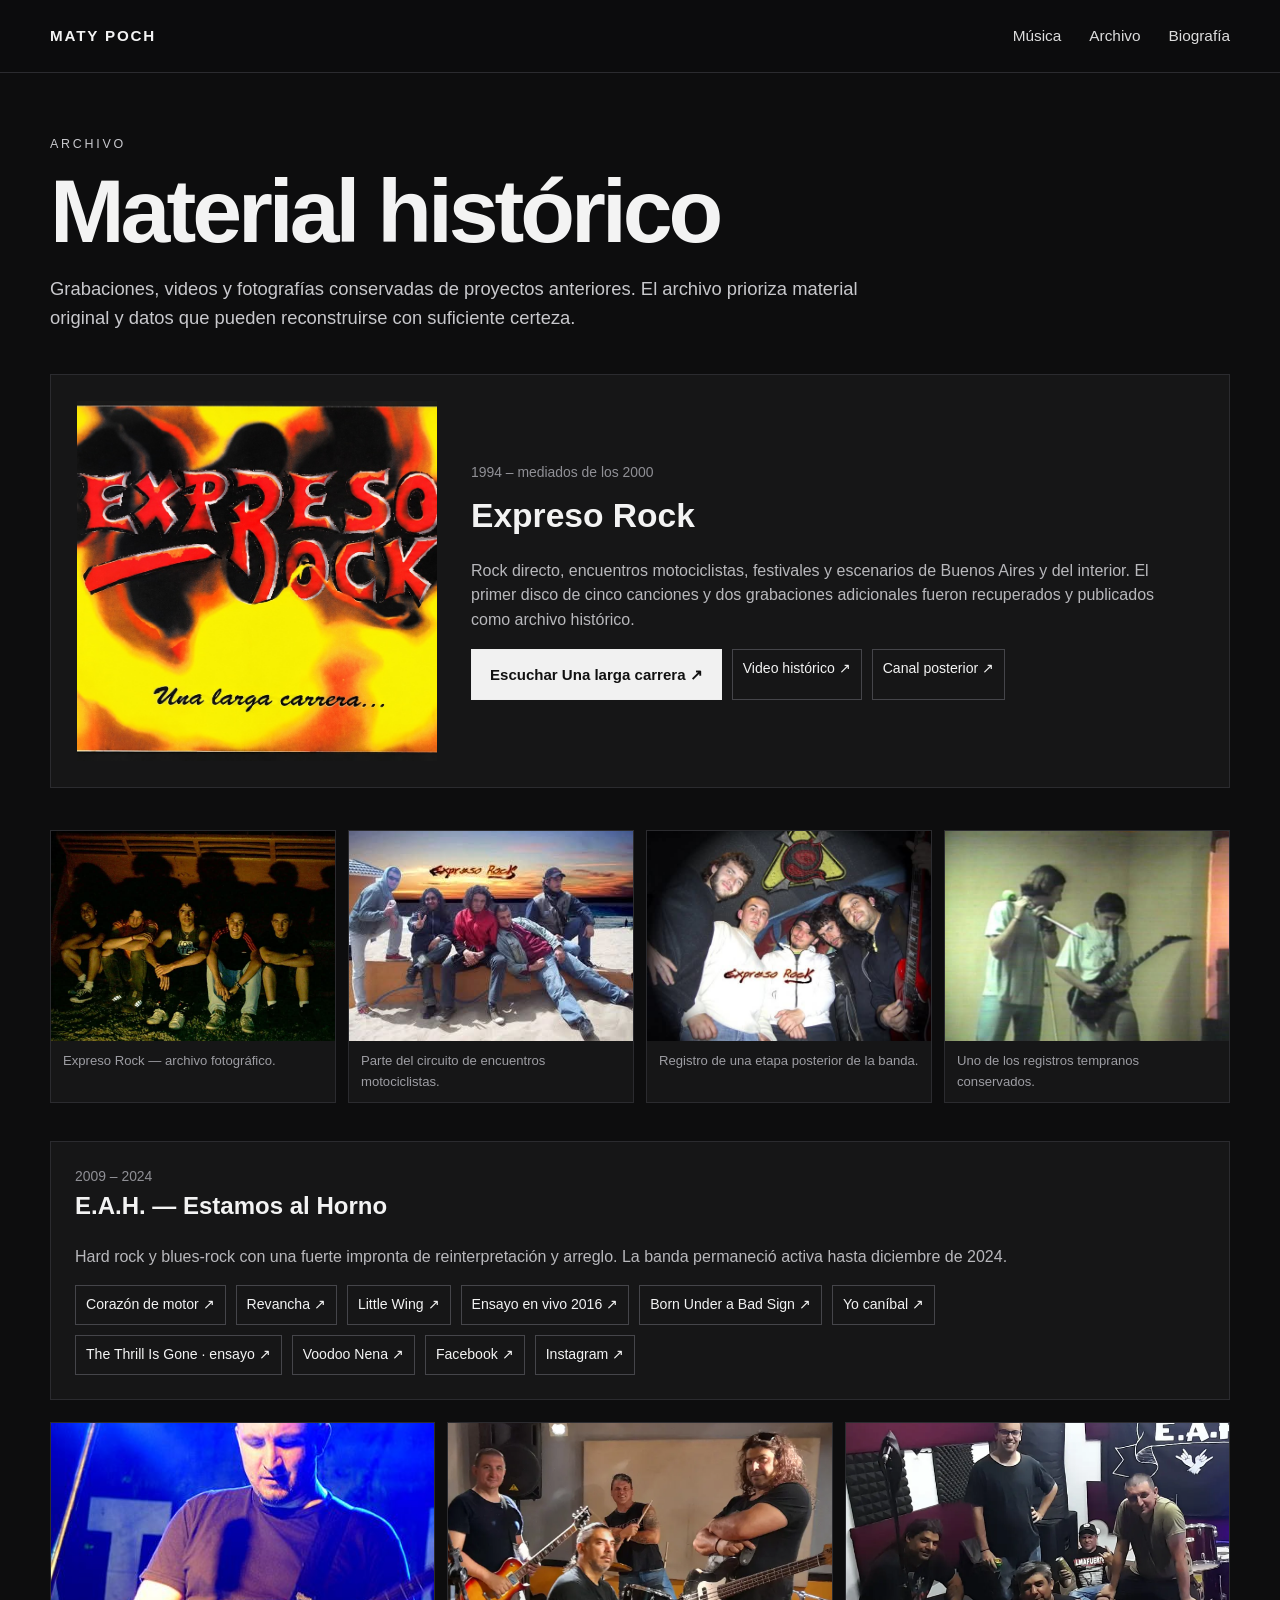
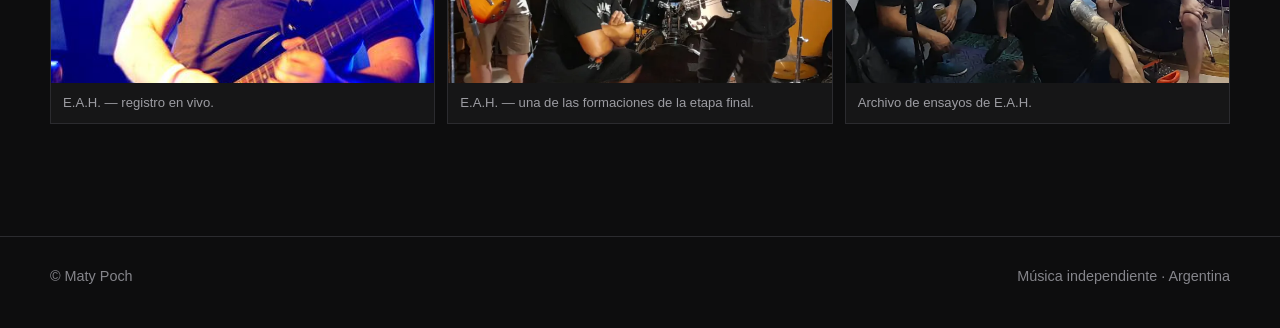
<file: archivo/index.html>
<!doctype html><html lang="es"><head><meta charset="utf-8"><meta name="viewport" content="width=device-width,initial-scale=1"><meta name="theme-color" content="#0d0d0e"><title>Archivo · Maty Poch</title><meta name="description" content="Archivo musical: Expreso Rock, E.A.H. y material histórico."><link rel="canonical" href="https://matypoch.com.ar/archivo/"><link rel="stylesheet" href="../styles.css"></head><body><header class="site-header"><div class="wrap nav"><a class="brand" href="../index.html">Maty Poch</a><nav class="navlinks"><a href="../musica/index.html">Música</a><a href="../archivo/index.html">Archivo</a><a href="../biografia/index.html">Biografía</a></nav></div></header><main class="section"><div class="wrap"><p class="eyebrow">Archivo</p><h1 class="page-title">Material histórico</h1><p class="intro">Grabaciones, videos y fotografías conservadas de proyectos anteriores. El archivo prioriza material original y datos que pueden reconstruirse con suficiente certeza.</p>
<section class="feature"><img src="../expreso-tapa.png" alt="Arte de Una larga carrera de Expreso Rock"><div><div class="meta">1994 – mediados de los 2000</div><h2>Expreso Rock</h2><p>Rock directo, encuentros motociclistas, festivales y escenarios de Buenos Aires y del interior. El primer disco de cinco canciones y dos grabaciones adicionales fueron recuperados y publicados como archivo histórico.</p><div class="linkrow"><a class="button primary" href="https://expresorock.bandcamp.com/album/una-larga-carrera" target="_blank">Escuchar Una larga carrera ↗</a><a class="smalllink" href="https://youtu.be/TsLEqDjpYIk" target="_blank">Video histórico ↗</a><a class="smalllink" href="https://www.youtube.com/@expresorock1" target="_blank">Canal posterior ↗</a></div></div></section>
<div class="photo-grid"><figure><img src="../expreso-banda.jpg" alt="Expreso Rock, fotografía de la banda"><figcaption>Expreso Rock — archivo fotográfico.</figcaption></figure><figure><img src="../expreso-motoencuentro.jpg" alt="Expreso Rock en un motoencuentro"><figcaption>Parte del circuito de encuentros motociclistas.</figcaption></figure><figure><img src="../expreso-ultimos-shows.jpg" alt="Expreso Rock en vivo"><figcaption>Registro de una etapa posterior de la banda.</figcaption></figure><figure><img src="../expreso-comienzo.jpg" alt="Registro temprano de Expreso Rock"><figcaption>Uno de los registros tempranos conservados.</figcaption></figure></div>
<section class="archive-item wide"><div class="meta">2009 – 2024</div><h2>E.A.H. — Estamos al Horno</h2><p>Hard rock y blues-rock con una fuerte impronta de reinterpretación y arreglo. La banda permaneció activa hasta diciembre de 2024.</p><div class="linkrow"><a class="smalllink" href="https://youtu.be/jEuskudx1Io" target="_blank">Corazón de motor ↗</a><a class="smalllink" href="https://youtu.be/YacTX5xEcxI" target="_blank">Revancha ↗</a><a class="smalllink" href="https://youtu.be/u-vsg70pvUo" target="_blank">Little Wing ↗</a><a class="smalllink" href="https://youtu.be/XtH9L9j1uWE" target="_blank">Ensayo en vivo 2016 ↗</a><a class="smalllink" href="https://youtu.be/pqURH3R_E9Y" target="_blank">Born Under a Bad Sign ↗</a><a class="smalllink" href="https://youtu.be/PiITSOhsXSQ" target="_blank">Yo caníbal ↗</a><a class="smalllink" href="https://youtu.be/rbiXlc9CPBk" target="_blank">The Thrill Is Gone · ensayo ↗</a><a class="smalllink" href="https://youtu.be/-3aOkDnPamk" target="_blank">Voodoo Nena ↗</a><a class="smalllink" href="https://www.facebook.com/estamos.alhorno.7" target="_blank">Facebook ↗</a><a class="smalllink" href="https://www.instagram.com/eahrock/" target="_blank">Instagram ↗</a></div></section>
<div class="photo-grid eah-photos"><figure><img src="../eah-vivo.jpg" alt="Maty Poch tocando guitarra en vivo con E.A.H."><figcaption>E.A.H. — registro en vivo.</figcaption></figure><figure><img src="../eah-banda.png" alt="E.A.H. reunidos en sala de ensayo"><figcaption>E.A.H. — una de las formaciones de la etapa final.</figcaption></figure><figure><img src="../eah-ensayo.png" alt="E.A.H. en una sala de ensayo"><figcaption>Archivo de ensayos de E.A.H.</figcaption></figure></div>
</div></main><footer class="footer"><div class="wrap"><span>© Maty Poch</span><span>Música independiente · Argentina</span></div></footer></body></html>
</file>
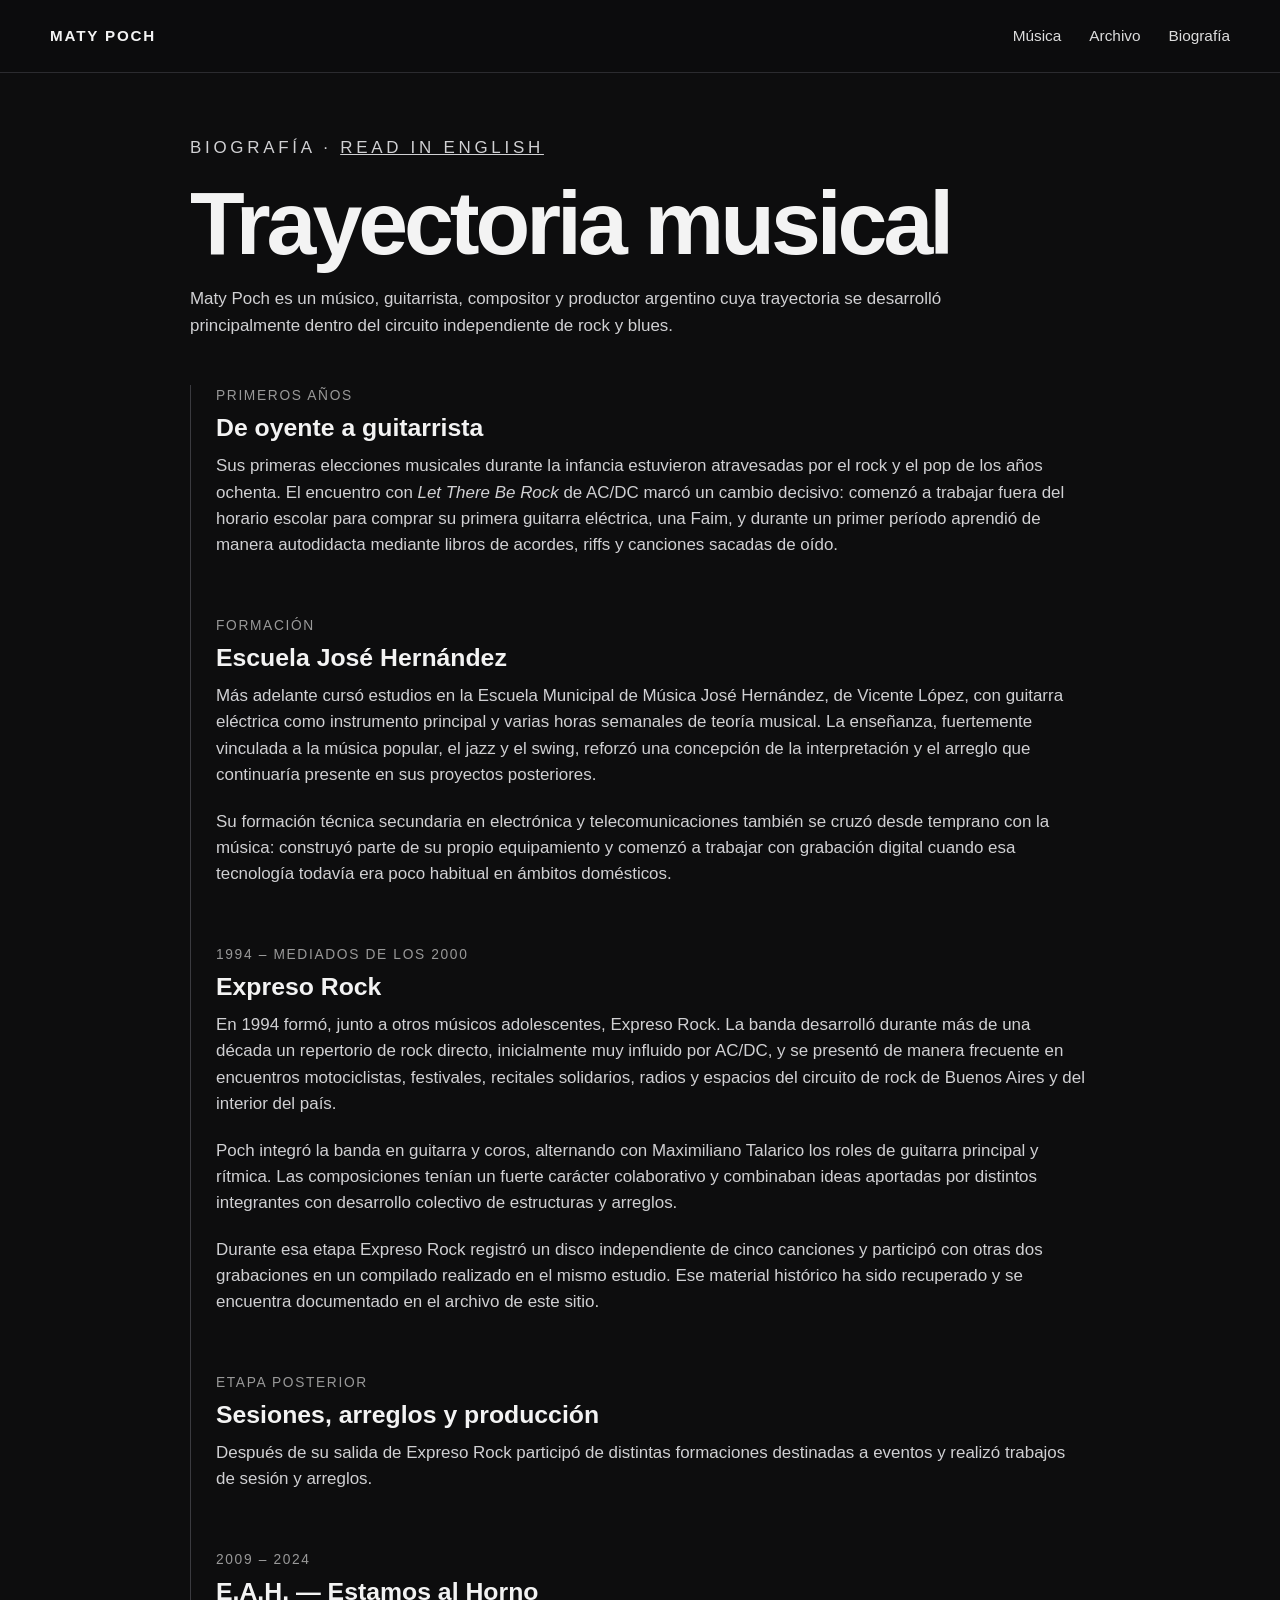
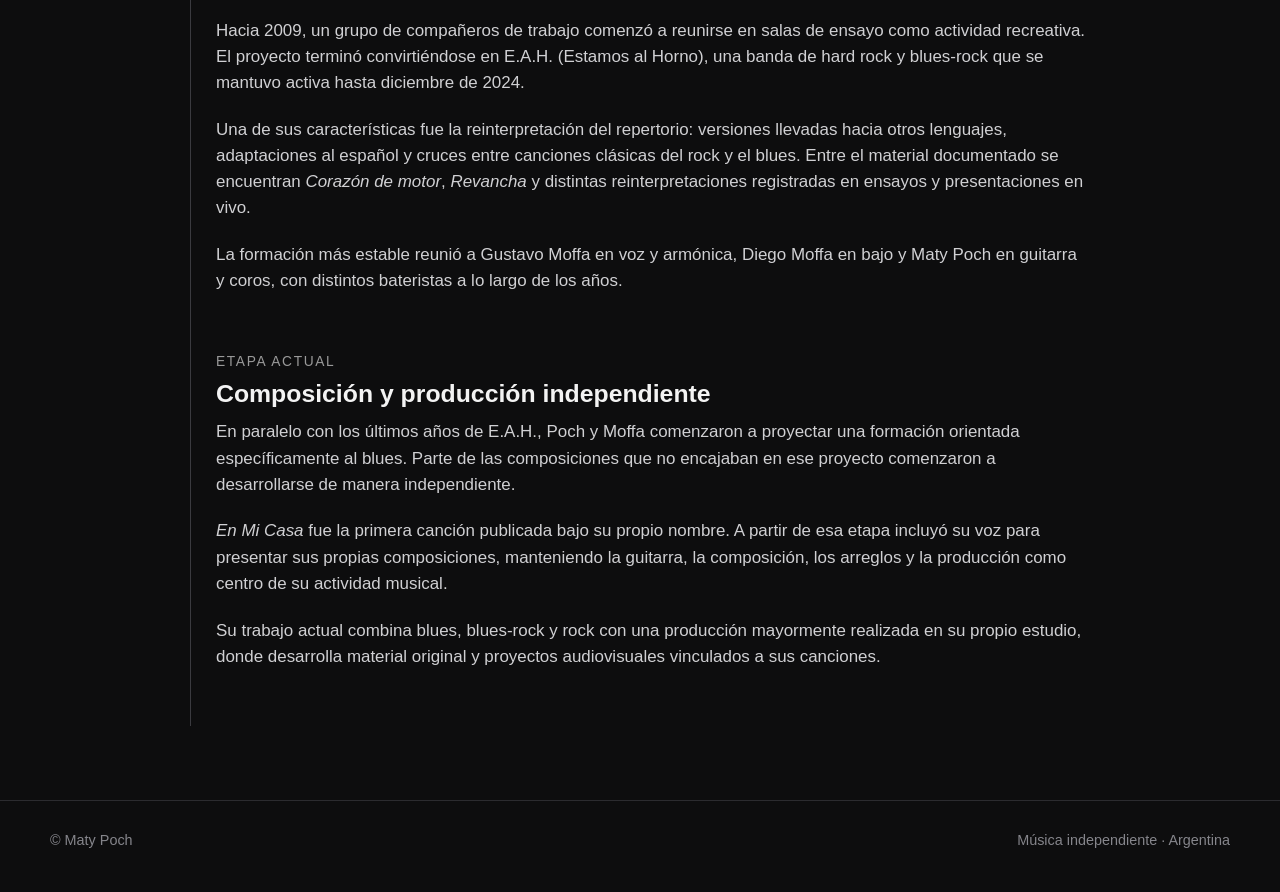
<file: biografia/index.html>
<!doctype html><html lang="es"><head><meta charset="utf-8"><meta name="viewport" content="width=device-width,initial-scale=1"><meta name="theme-color" content="#0d0d0e"><title>Biografía · Maty Poch</title><meta name="description" content="Biografía de Maty Poch: formación musical, Expreso Rock, E.A.H. y etapa como compositor y productor independiente."><link rel="canonical" href="https://matypoch.com.ar/biografia/"><link rel="stylesheet" href="../styles.css"><link rel="alternate" hreflang="es" href="https://matypoch.com.ar/biografia/"><link rel="alternate" hreflang="en" href="https://matypoch.com.ar/en/biography/"><link rel="alternate" hreflang="x-default" href="https://matypoch.com.ar/biografia/"></head><body><header class="site-header"><div class="wrap nav"><a class="brand" href="../index.html">Maty Poch</a><nav class="navlinks"><a href="../musica/index.html">Música</a><a href="../archivo/index.html">Archivo</a><a href="../biografia/index.html">Biografía</a></nav></div></header><main class="section"><div class="wrap bio"><p class="eyebrow">Biografía · <a href="/en/biography/" lang="en">Read in English</a></p><h1 class="page-title">Trayectoria musical</h1><p class="intro">Maty Poch es un músico, guitarrista, compositor y productor argentino cuya trayectoria se desarrolló principalmente dentro del circuito independiente de rock y blues.</p><div class="timeline">
<article><div class="date">Primeros años</div><h2>De oyente a guitarrista</h2><p>Sus primeras elecciones musicales durante la infancia estuvieron atravesadas por el rock y el pop de los años ochenta. El encuentro con <em>Let There Be Rock</em> de AC/DC marcó un cambio decisivo: comenzó a trabajar fuera del horario escolar para comprar su primera guitarra eléctrica, una Faim, y durante un primer período aprendió de manera autodidacta mediante libros de acordes, riffs y canciones sacadas de oído.</p></article>
<article><div class="date">Formación</div><h2>Escuela José Hernández</h2><p>Más adelante cursó estudios en la Escuela Municipal de Música José Hernández, de Vicente López, con guitarra eléctrica como instrumento principal y varias horas semanales de teoría musical. La enseñanza, fuertemente vinculada a la música popular, el jazz y el swing, reforzó una concepción de la interpretación y el arreglo que continuaría presente en sus proyectos posteriores.</p><p>Su formación técnica secundaria en electrónica y telecomunicaciones también se cruzó desde temprano con la música: construyó parte de su propio equipamiento y comenzó a trabajar con grabación digital cuando esa tecnología todavía era poco habitual en ámbitos domésticos.</p></article>
<article><div class="date">1994 – mediados de los 2000</div><h2>Expreso Rock</h2><p>En 1994 formó, junto a otros músicos adolescentes, Expreso Rock. La banda desarrolló durante más de una década un repertorio de rock directo, inicialmente muy influido por AC/DC, y se presentó de manera frecuente en encuentros motociclistas, festivales, recitales solidarios, radios y espacios del circuito de rock de Buenos Aires y del interior del país.</p><p>Poch integró la banda en guitarra y coros, alternando con Maximiliano Talarico los roles de guitarra principal y rítmica. Las composiciones tenían un fuerte carácter colaborativo y combinaban ideas aportadas por distintos integrantes con desarrollo colectivo de estructuras y arreglos.</p><p>Durante esa etapa Expreso Rock registró un disco independiente de cinco canciones y participó con otras dos grabaciones en un compilado realizado en el mismo estudio. Ese material histórico ha sido recuperado y se encuentra documentado en el archivo de este sitio.</p></article>
<article><div class="date">Etapa posterior</div><h2>Sesiones, arreglos y producción</h2><p>Después de su salida de Expreso Rock participó de distintas formaciones destinadas a eventos y realizó trabajos de sesión y arreglos.</p></article>
<article><div class="date">2009 – 2024</div><h2>E.A.H. — Estamos al Horno</h2><p>Hacia 2009, un grupo de compañeros de trabajo comenzó a reunirse en salas de ensayo como actividad recreativa. El proyecto terminó convirtiéndose en E.A.H. (Estamos al Horno), una banda de hard rock y blues-rock que se mantuvo activa hasta diciembre de 2024.</p><p>Una de sus características fue la reinterpretación del repertorio: versiones llevadas hacia otros lenguajes, adaptaciones al español y cruces entre canciones clásicas del rock y el blues. Entre el material documentado se encuentran <em>Corazón de motor</em>, <em>Revancha</em> y distintas reinterpretaciones registradas en ensayos y presentaciones en vivo.</p><p>La formación más estable reunió a Gustavo Moffa en voz y armónica, Diego Moffa en bajo y Maty Poch en guitarra y coros, con distintos bateristas a lo largo de los años.</p></article>
<article><div class="date">Etapa actual</div><h2>Composición y producción independiente</h2><p>En paralelo con los últimos años de E.A.H., Poch y Moffa comenzaron a proyectar una formación orientada específicamente al blues. Parte de las composiciones que no encajaban en ese proyecto comenzaron a desarrollarse de manera independiente.</p><p><em>En Mi Casa</em> fue la primera canción publicada bajo su propio nombre. A partir de esa etapa incluyó su voz para presentar sus propias composiciones, manteniendo la guitarra, la composición, los arreglos y la producción como centro de su actividad musical.</p><p>Su trabajo actual combina blues, blues-rock y rock con una producción mayormente realizada en su propio estudio, donde desarrolla material original y proyectos audiovisuales vinculados a sus canciones.</p></article>
</div></div></main><footer class="footer"><div class="wrap"><span>© Maty Poch</span><span>Música independiente · Argentina</span></div></footer></body></html>
</file>
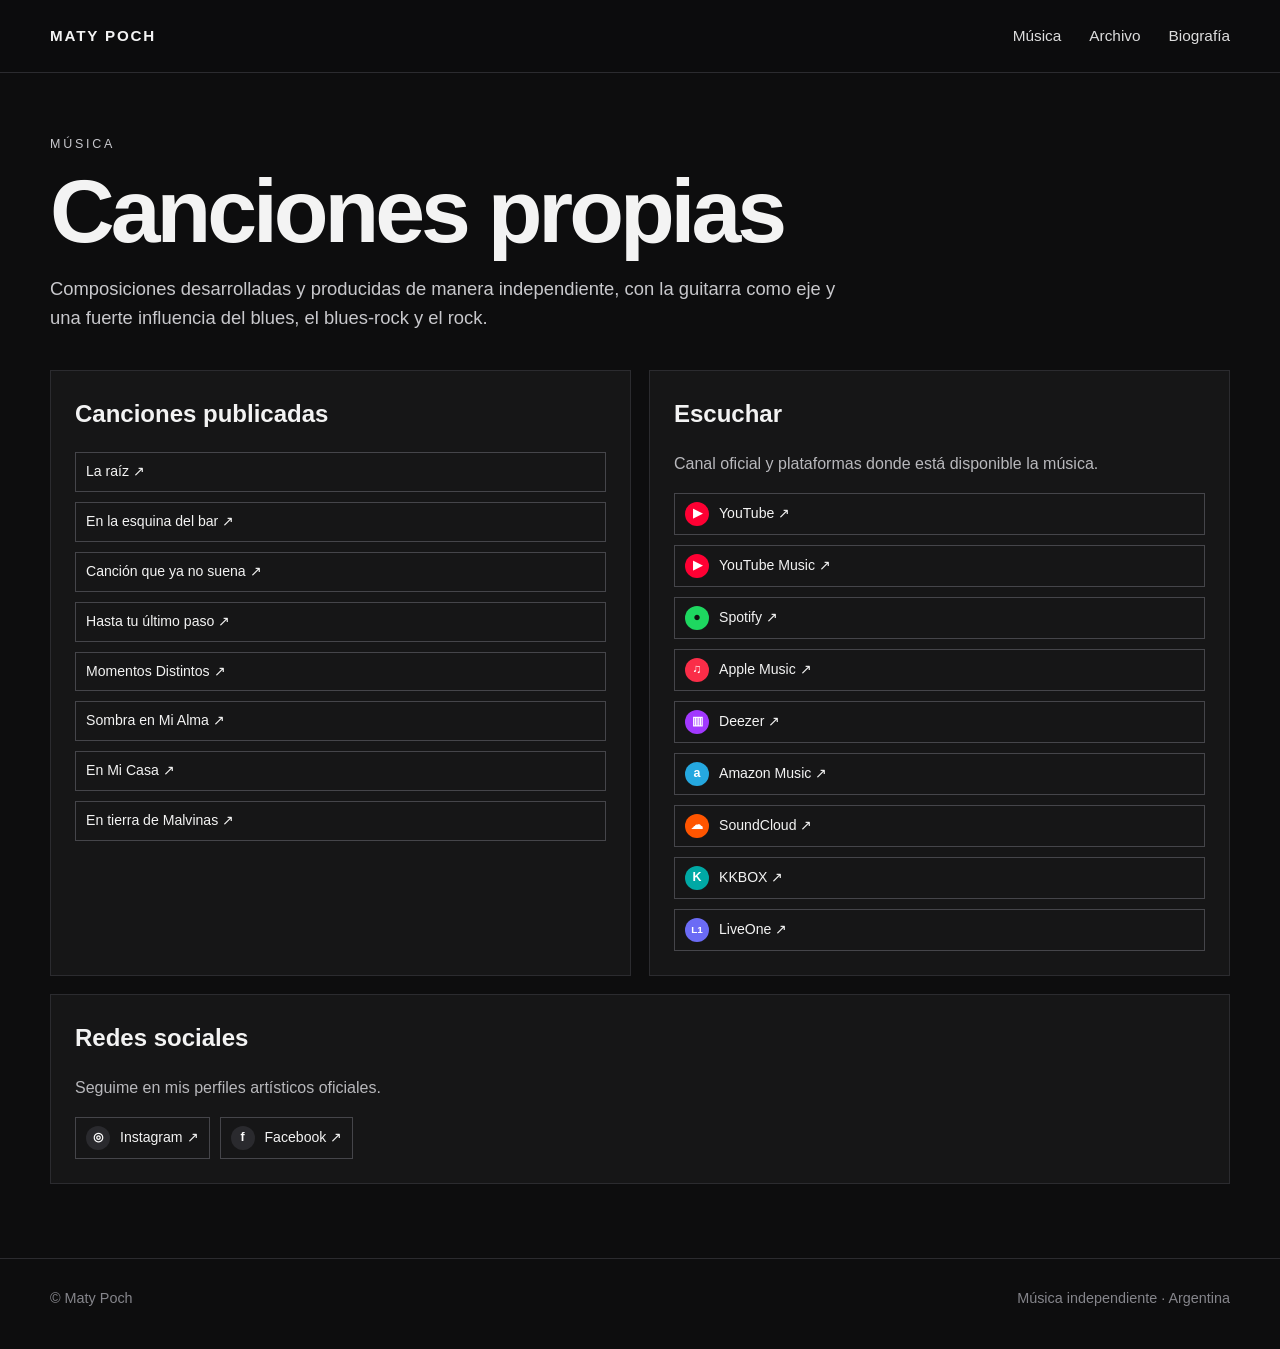
<file: musica/index.html>
<!doctype html><html lang="es"><head><meta charset="utf-8"><meta name="viewport" content="width=device-width,initial-scale=1"><meta name="theme-color" content="#0d0d0e"><title>Música · Maty Poch</title><meta name="description" content="Canciones y plataformas oficiales de Maty Poch."><link rel="canonical" href="https://matypoch.com.ar/musica/"><link rel="stylesheet" href="../styles.css"></head><body><header class="site-header"><div class="wrap nav"><a class="brand" href="../index.html">Maty Poch</a><nav class="navlinks"><a href="../musica/index.html">Música</a><a href="../archivo/index.html">Archivo</a><a href="../biografia/index.html">Biografía</a></nav></div></header><main class="section"><div class="wrap"><p class="eyebrow">Música</p><h1 class="page-title">Canciones propias</h1><p class="intro">Composiciones desarrolladas y producidas de manera independiente, con la guitarra como eje y una fuerte influencia del blues, el blues-rock y el rock.</p><div class="archive-grid">
<article class="archive-item"><h2>Canciones publicadas</h2><div class="linkrow vertical"><a class="smalllink" href="https://youtu.be/WeuRoBOZ0NE" target="_blank" rel="noopener noreferrer">La raíz ↗</a><a class="smalllink" href="https://youtu.be/RsvAOUicRBo" target="_blank" rel="noopener noreferrer">En la esquina del bar ↗</a><a class="smalllink" href="https://youtu.be/Fhj4elslx44" target="_blank">Canción que ya no suena ↗</a><a class="smalllink" href="https://youtu.be/Nd9X3Hk48IQ" target="_blank">Hasta tu último paso ↗</a><a class="smalllink" href="https://youtu.be/3MO5z1N9K6s" target="_blank">Momentos Distintos ↗</a><a class="smalllink" href="https://youtu.be/cCA8I30DlWE" target="_blank">Sombra en Mi Alma ↗</a><a class="smalllink" href="https://youtu.be/kCdty54ZmPg" target="_blank">En Mi Casa ↗</a><a class="smalllink" href="https://youtu.be/EH4ZbAUEua0" target="_blank">En tierra de Malvinas ↗</a></div></article>
<article class="archive-item"><h2>Escuchar</h2><p>Canal oficial y plataformas donde está disponible la música.</p><div class="linkrow vertical"><a class="smalllink" href="https://www.youtube.com/@matypoch" target="_blank"><span class="platform-icon youtube" aria-hidden="true">▶</span>YouTube ↗</a><a class="smalllink" href="https://music.youtube.com/channel/UCqhiTCo7MWRJkarI9_ISCfg" target="_blank"><span class="platform-icon youtube-music" aria-hidden="true">▶</span>YouTube Music ↗</a><a class="smalllink" href="https://open.spotify.com/intl-es/artist/7jvfDjQtH74jvSe2DJg7ZQ" target="_blank"><span class="platform-icon spotify" aria-hidden="true">●</span>Spotify ↗</a><a class="smalllink" href="https://music.apple.com/es/album/en-mi-casa-home-studio-single/6809909268" target="_blank"><span class="platform-icon apple" aria-hidden="true">♫</span>Apple Music ↗</a><a class="smalllink" href="https://link.deezer.com/s/34m5P6j1N5eO4otSQpl7B" target="_blank"><span class="platform-icon deezer" aria-hidden="true">▥</span>Deezer ↗</a><a class="smalllink" href="https://music.amazon.es/artists/B0HHFV9V53/maty-poch" target="_blank"><span class="platform-icon amazon" aria-hidden="true">a</span>Amazon Music ↗</a><a class="smalllink" href="https://soundcloud.com/matypoch" target="_blank"><span class="platform-icon soundcloud" aria-hidden="true">☁</span>SoundCloud ↗</a><a class="smalllink" href="https://www.kkbox.com/tw/tc/artist/WlSj1FU5c-7cTyCw1G" target="_blank"><span class="platform-icon kkbox" aria-hidden="true">K</span>KKBOX ↗</a><a class="smalllink" href="https://www.liveone.com/artist/maty-poch/16884451" target="_blank"><span class="platform-icon liveone" aria-hidden="true">L1</span>LiveOne ↗</a></div></article>
</div><article class="archive-item wide"><h2>Redes sociales</h2><p>Seguime en mis perfiles artísticos oficiales.</p><div class="linkrow"><a class="smalllink" href="https://www.instagram.com/maty_poch/" target="_blank" rel="noopener noreferrer"><span class="platform-icon" aria-hidden="true">◎</span>Instagram ↗</a><a class="smalllink" href="https://www.facebook.com/profile.php?id=61596567896940" target="_blank" rel="noopener noreferrer"><span class="platform-icon" aria-hidden="true">f</span>Facebook ↗</a></div></article></div></main><footer class="footer"><div class="wrap"><span>© Maty Poch</span><span>Música independiente · Argentina</span></div></footer></body></html>
</file>
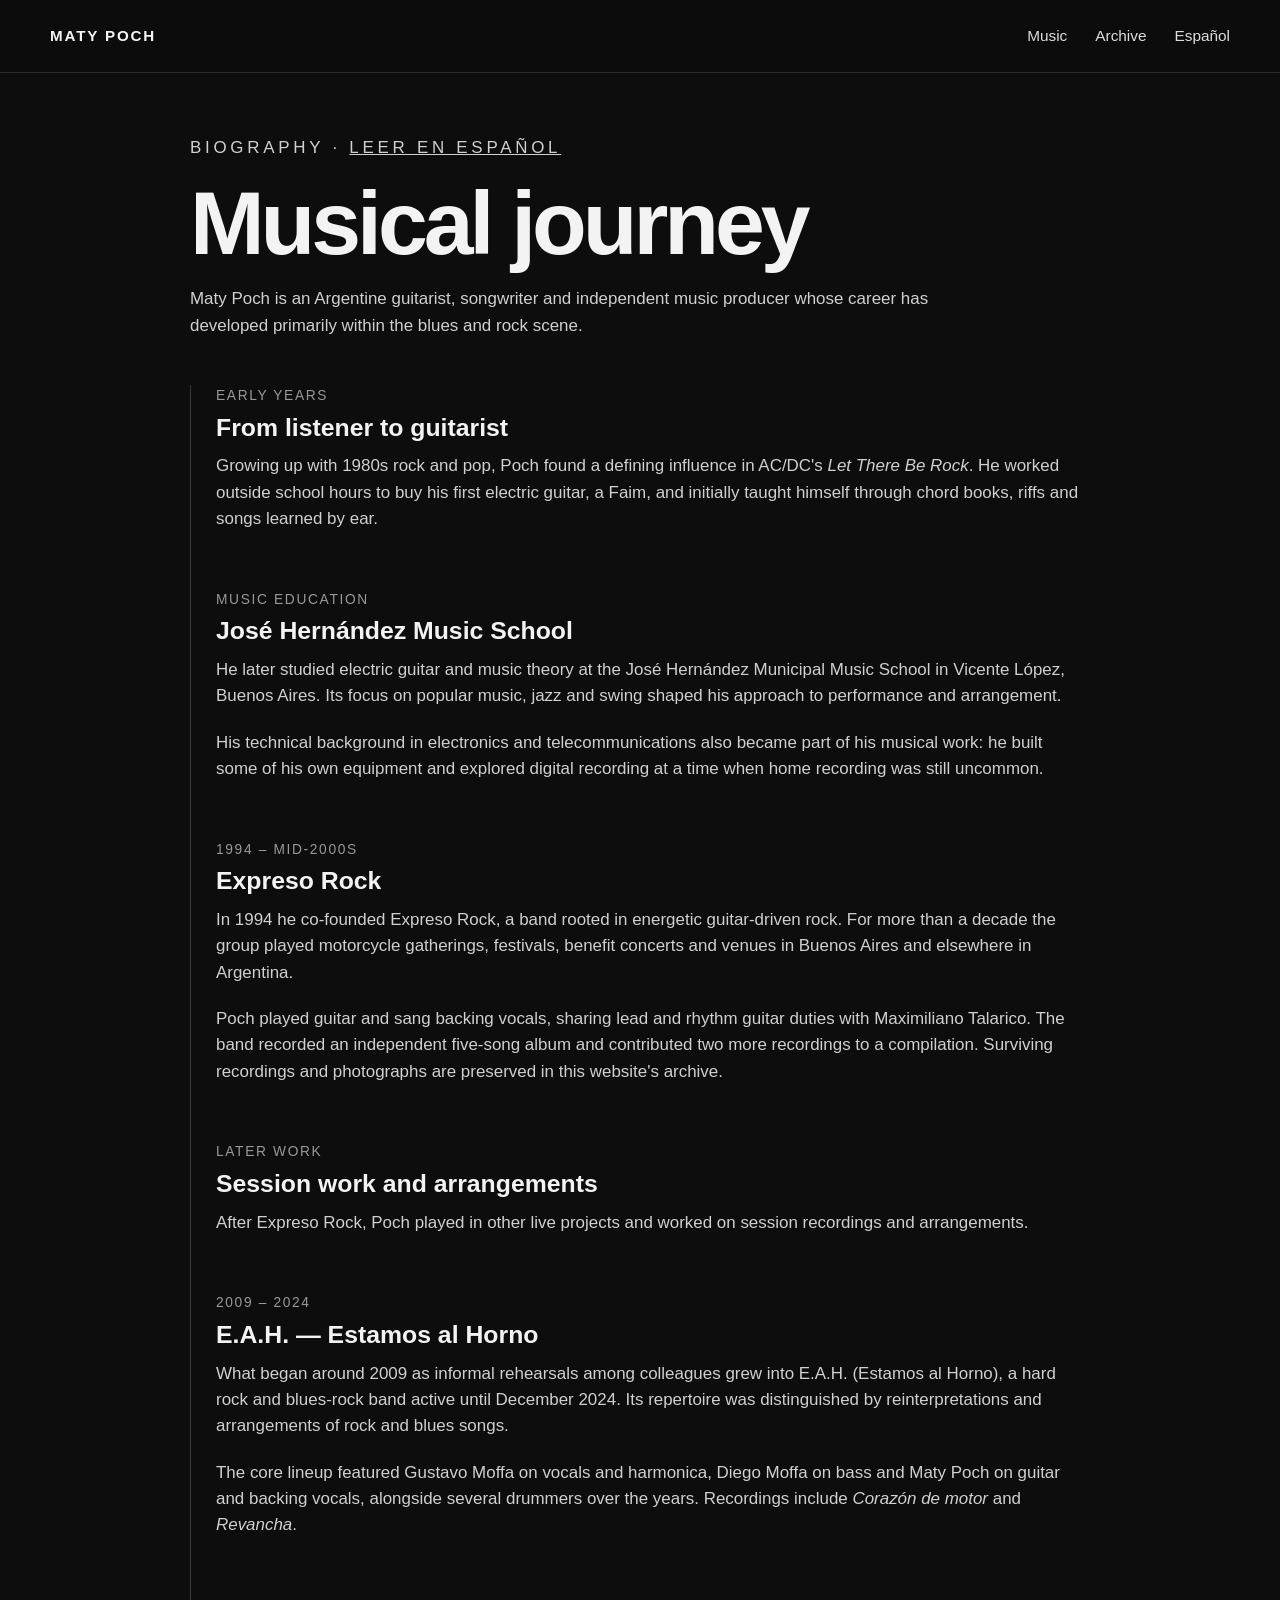
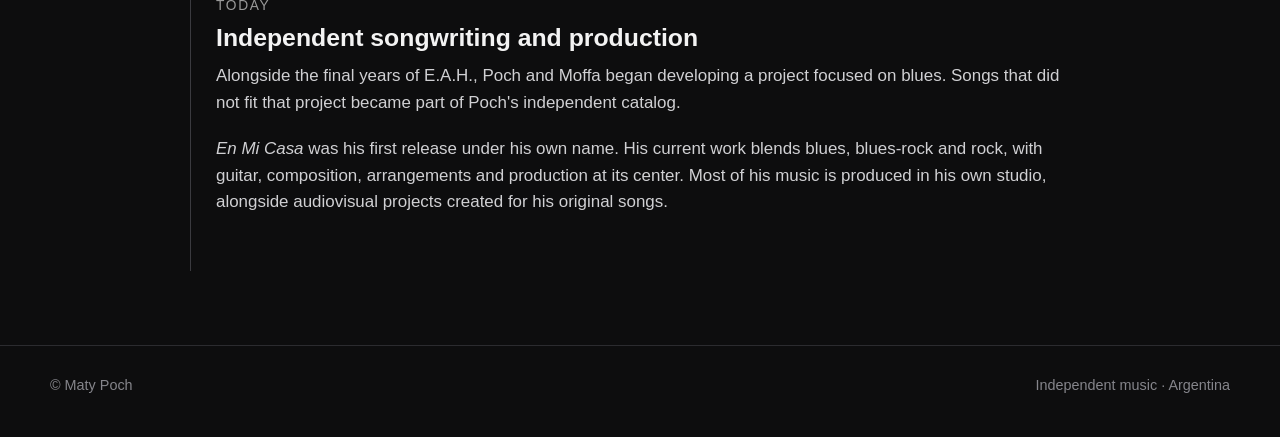
<file: en/biography/index.html>
<!doctype html><html lang="en"><head><meta charset="utf-8"><meta name="viewport" content="width=device-width,initial-scale=1"><meta name="theme-color" content="#0d0d0e"><title>Biography | Maty Poch — Argentine Blues Rock Musician</title><meta name="description" content="Discover Maty Poch, an Argentine guitarist, songwriter and independent music producer. His journey through Expreso Rock, E.A.H. and original blues-rock music."><link rel="canonical" href="https://matypoch.com.ar/en/biography/"><link rel="alternate" hreflang="en" href="https://matypoch.com.ar/en/biography/"><link rel="alternate" hreflang="es" href="https://matypoch.com.ar/biografia/"><link rel="alternate" hreflang="x-default" href="https://matypoch.com.ar/biografia/"><link rel="stylesheet" href="/styles.css"></head><body><header class="site-header"><div class="wrap nav"><a class="brand" href="/">Maty Poch</a><nav class="navlinks"><a href="/musica/">Music</a><a href="/archivo/">Archive</a><a href="/biografia/">Español</a></nav></div></header><main class="section"><div class="wrap bio"><p class="eyebrow">Biography · <a href="/biografia/" lang="es">Leer en español</a></p><h1 class="page-title">Musical journey</h1><p class="intro">Maty Poch is an Argentine guitarist, songwriter and independent music producer whose career has developed primarily within the blues and rock scene.</p><div class="timeline"><article><div class="date">Early years</div><h2>From listener to guitarist</h2><p>Growing up with 1980s rock and pop, Poch found a defining influence in AC/DC's <em>Let There Be Rock</em>. He worked outside school hours to buy his first electric guitar, a Faim, and initially taught himself through chord books, riffs and songs learned by ear.</p></article><article><div class="date">Music education</div><h2>José Hernández Music School</h2><p>He later studied electric guitar and music theory at the José Hernández Municipal Music School in Vicente López, Buenos Aires. Its focus on popular music, jazz and swing shaped his approach to performance and arrangement.</p><p>His technical background in electronics and telecommunications also became part of his musical work: he built some of his own equipment and explored digital recording at a time when home recording was still uncommon.</p></article><article><div class="date">1994 – mid-2000s</div><h2>Expreso Rock</h2><p>In 1994 he co-founded Expreso Rock, a band rooted in energetic guitar-driven rock. For more than a decade the group played motorcycle gatherings, festivals, benefit concerts and venues in Buenos Aires and elsewhere in Argentina.</p><p>Poch played guitar and sang backing vocals, sharing lead and rhythm guitar duties with Maximiliano Talarico. The band recorded an independent five-song album and contributed two more recordings to a compilation. Surviving recordings and photographs are preserved in this website's archive.</p></article><article><div class="date">Later work</div><h2>Session work and arrangements</h2><p>After Expreso Rock, Poch played in other live projects and worked on session recordings and arrangements.</p></article><article><div class="date">2009 – 2024</div><h2>E.A.H. — Estamos al Horno</h2><p>What began around 2009 as informal rehearsals among colleagues grew into E.A.H. (Estamos al Horno), a hard rock and blues-rock band active until December 2024. Its repertoire was distinguished by reinterpretations and arrangements of rock and blues songs.</p><p>The core lineup featured Gustavo Moffa on vocals and harmonica, Diego Moffa on bass and Maty Poch on guitar and backing vocals, alongside several drummers over the years. Recordings include <em>Corazón de motor</em> and <em>Revancha</em>.</p></article><article><div class="date">Today</div><h2>Independent songwriting and production</h2><p>Alongside the final years of E.A.H., Poch and Moffa began developing a project focused on blues. Songs that did not fit that project became part of Poch's independent catalog.</p><p><em>En Mi Casa</em> was his first release under his own name. His current work blends blues, blues-rock and rock, with guitar, composition, arrangements and production at its center. Most of his music is produced in his own studio, alongside audiovisual projects created for his original songs.</p></article></div></div></main><footer class="footer"><div class="wrap"><span>© Maty Poch</span><span>Independent music · Argentina</span></div></footer></body></html>
</file>
<file: styles.css>
:root{
  --bg:#0d0d0e;--panel:#161617;--text:#f3f3f3;--muted:#b8b8bc;
  --line:#2b2b2f;--max:1180px;
}
*{box-sizing:border-box}
html{scroll-behavior:smooth}
body{margin:0;background:var(--bg);color:var(--text);font-family:Arial,Helvetica,sans-serif;line-height:1.55}
a{color:inherit}
.wrap{width:min(calc(100% - 40px),var(--max));margin:0 auto}
.site-header{position:sticky;top:0;z-index:10;background:rgba(13,13,14,.96);border-bottom:1px solid var(--line);backdrop-filter:blur(10px)}
.nav{min-height:72px;display:flex;align-items:center;justify-content:space-between;gap:24px}
.brand{font-weight:800;letter-spacing:.12em;text-transform:uppercase;text-decoration:none;font-size:.95rem}
.navlinks{display:flex;gap:28px;align-items:center}
.navlinks a{color:#ddd;text-decoration:none;font-size:.96rem}
.navlinks a:hover{color:#fff}
.hero{padding:86px 0 72px}
.eyebrow{text-transform:uppercase;letter-spacing:.22em;color:#c8c8cd;font-size:.78rem;margin:0 0 16px}
h1{font-size:clamp(3.8rem,9vw,7.3rem);line-height:.92;margin:.05em 0 .22em;letter-spacing:-.055em}
.hero p.lead{max-width:760px;color:#c9c9cd;font-size:clamp(1.2rem,2.2vw,1.55rem);margin:0 0 28px}
.actions{display:flex;gap:12px;flex-wrap:wrap}
.button{display:inline-block;text-decoration:none;padding:13px 18px;border:1px solid #eee;font-weight:700;font-size:.94rem}
.button.primary{background:#f1f1f1;color:#111}
.grid{display:grid;grid-template-columns:repeat(3,1fr);gap:16px;padding:28px 0 76px}
.card{border:1px solid var(--line);background:var(--panel);padding:28px 24px;min-height:190px}
.card h2,.card h3{margin-top:0}
.card p{color:var(--muted)}
.card a{text-decoration:none;border-bottom:1px solid #8e8e93;padding-bottom:2px}
.section{padding:62px 0 74px}
.page-title{font-size:clamp(2.8rem,7vw,5.6rem);margin:.1em 0 .25em;letter-spacing:-.045em}
.intro{max-width:820px;color:#c8c8cc;font-size:1.15rem}
.timeline{margin-top:46px;border-left:1px solid #3a3a3f;padding-left:25px}
.timeline article{padding:0 0 36px}
.timeline h2{margin:.1em 0 .25em;font-size:1.55rem}
.timeline .date{color:#999;font-size:.86rem;text-transform:uppercase;letter-spacing:.12em}
.timeline p{max-width:870px;color:#c5c5c9}
.archive-grid{display:grid;grid-template-columns:repeat(2,1fr);gap:18px;margin-top:38px}
.archive-item{background:var(--panel);border:1px solid var(--line);padding:24px}
.archive-item h2{margin-top:0}
.archive-item p{color:var(--muted)}
.meta{font-size:.87rem;color:#909096}
.linkrow{display:flex;flex-wrap:wrap;gap:10px;margin-top:14px}
.smalllink{display:inline-block;padding:8px 10px;border:1px solid #45454a;text-decoration:none;font-size:.88rem}
.smalllink:hover{border-color:#aaa}
.bio{max-width:900px}
.bio p{color:#d0d0d3;font-size:1.06rem;margin:0 0 1.2em}
.note{border-left:3px solid #777;padding:12px 16px;color:#bdbdc2;background:#141416}
.footer{border-top:1px solid var(--line);padding:28px 0 40px;color:#85858b;font-size:.9rem}
.footer .wrap{display:flex;justify-content:space-between;gap:18px;flex-wrap:wrap}
@media (max-width:800px){
  .nav{height:auto;padding:18px 0;align-items:flex-start}
  .navlinks{gap:14px;flex-wrap:wrap;justify-content:flex-end}
  .hero{padding:64px 0 46px}
  .grid,.archive-grid{grid-template-columns:1fr}
  .card{min-height:0}
}
.vertical{flex-direction:column;align-items:stretch}.vertical .smalllink{width:100%}.feature{display:grid;grid-template-columns:minmax(240px,360px) 1fr;gap:34px;align-items:center;margin:42px 0;padding:26px;background:var(--panel);border:1px solid var(--line)}.feature img{width:100%;display:block;aspect-ratio:1;object-fit:cover}.feature h2{font-size:2.1rem;margin:.2em 0}.feature p{color:var(--muted);max-width:700px}.photo-grid{display:grid;grid-template-columns:repeat(4,1fr);gap:12px;margin:22px 0 38px}.photo-grid figure{margin:0;background:var(--panel);border:1px solid var(--line)}.photo-grid img{display:block;width:100%;height:210px;object-fit:cover}.photo-grid figcaption{padding:10px 12px;color:#9d9da3;font-size:.82rem}.archive-item.wide{margin-top:18px}.archive-item.wide .linkrow{max-width:1000px}@media(max-width:800px){.feature{grid-template-columns:1fr}.photo-grid{grid-template-columns:1fr 1fr}.photo-grid img{height:190px}}@media(max-width:480px){.photo-grid{grid-template-columns:1fr}}

.platform-icon{width:24px;height:24px;display:inline-flex;align-items:center;justify-content:center;flex:0 0 24px;margin-right:10px;border-radius:50%;font-size:.78rem;font-weight:800;background:#2a2a2e;color:#fff;vertical-align:middle}.vertical .smalllink{display:flex;align-items:center}.platform-icon.youtube,.platform-icon.youtube-music{background:#ff0033}.platform-icon.spotify{background:#1ed760;color:#101010}.platform-icon.apple{background:#fa2d48}.platform-icon.deezer{background:#a238ff}.platform-icon.amazon{background:#25a8e0}.platform-icon.soundcloud{background:#ff5500}.platform-icon.kkbox{background:#00a9a5}.platform-icon.liveone{background:#6b6bf5;font-size:.62rem}.eah-photos{grid-template-columns:repeat(3,1fr)}.eah-photos img{height:260px}@media(max-width:800px){.eah-photos{grid-template-columns:1fr 1fr}}@media(max-width:480px){.eah-photos{grid-template-columns:1fr}}
</file>
